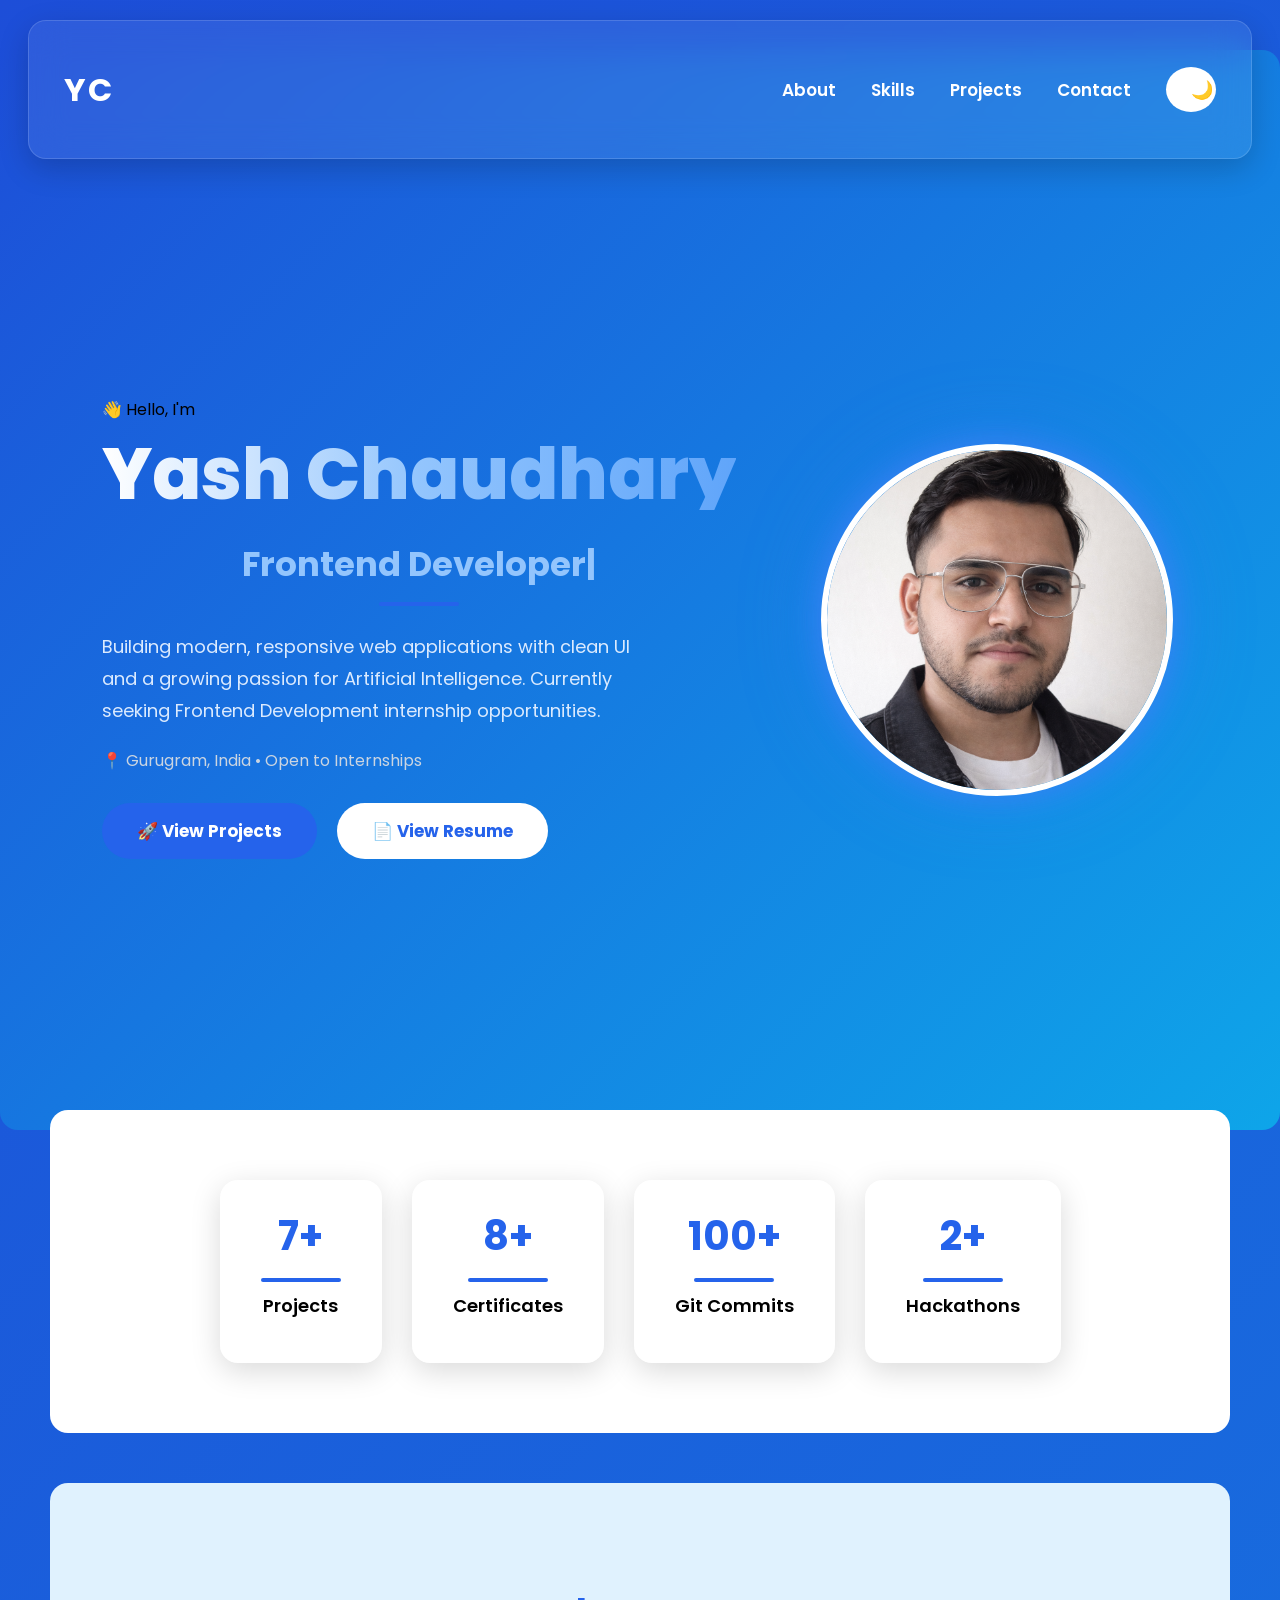
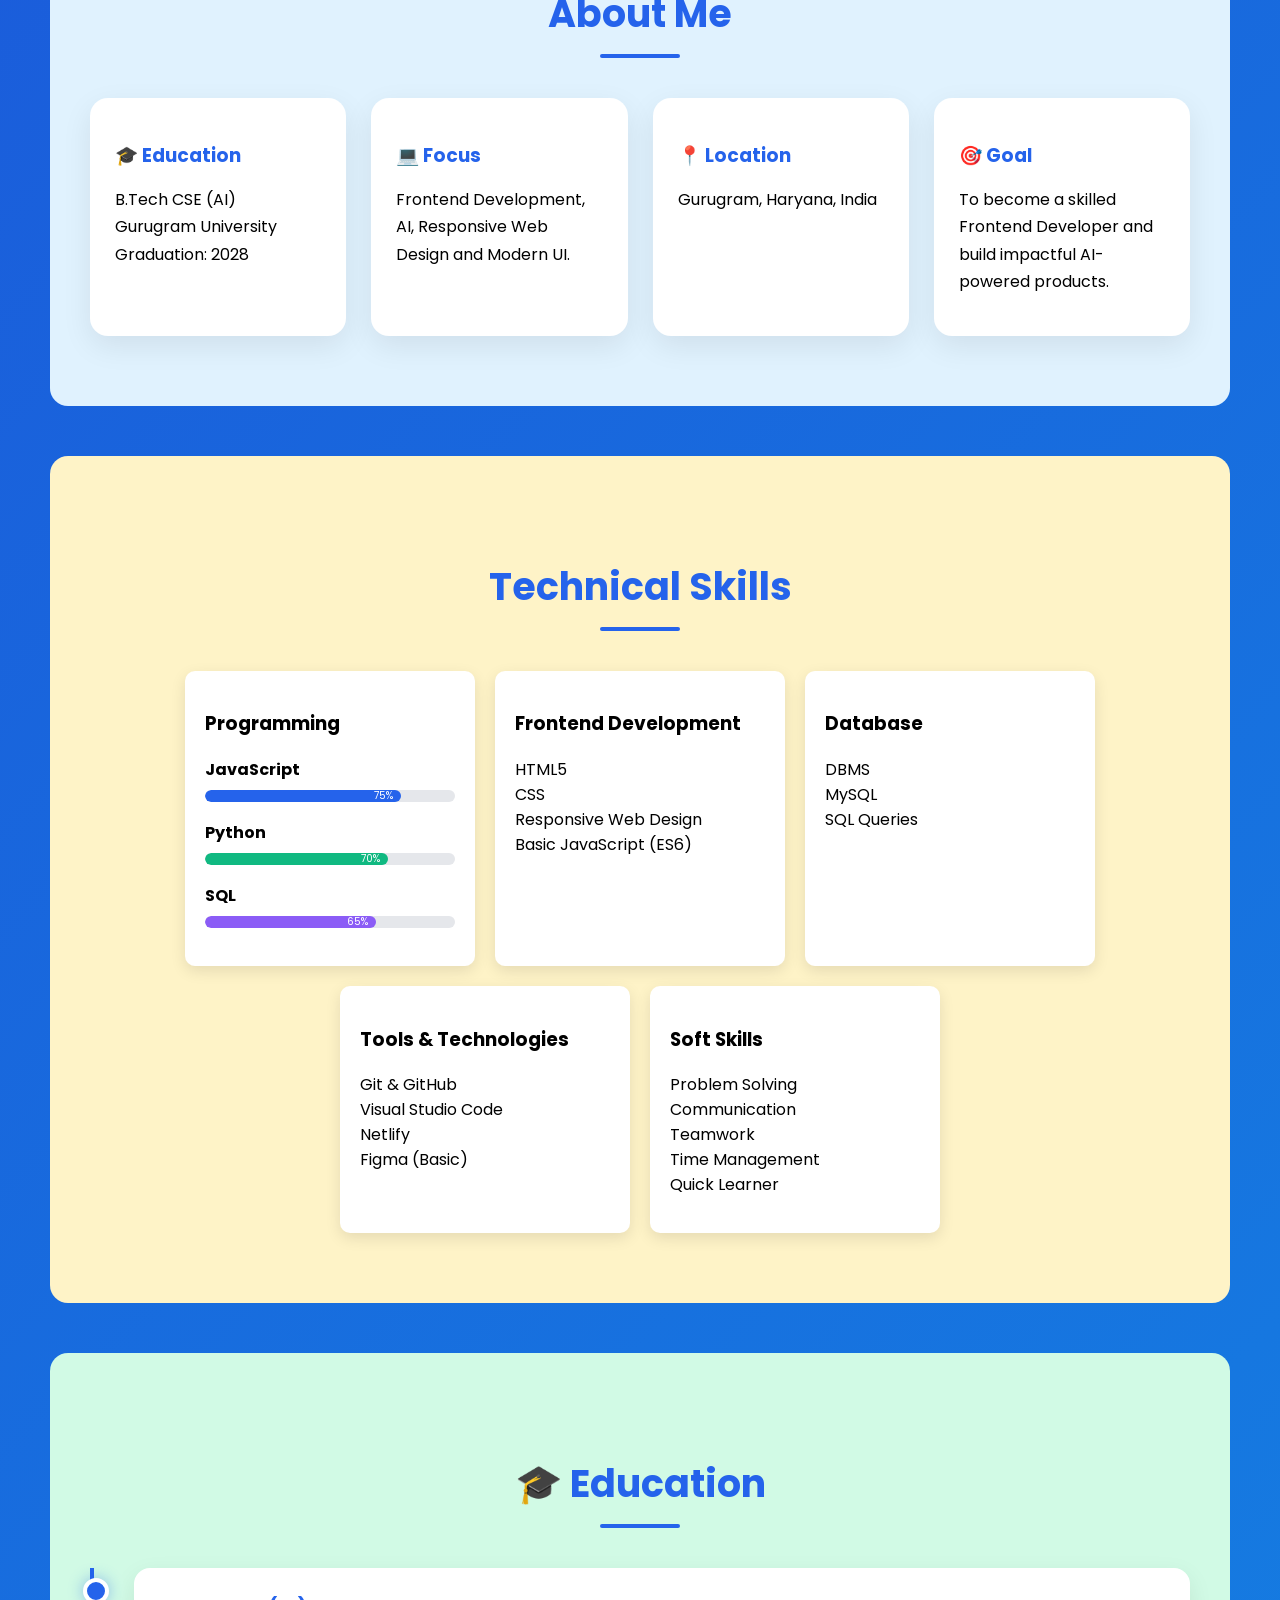
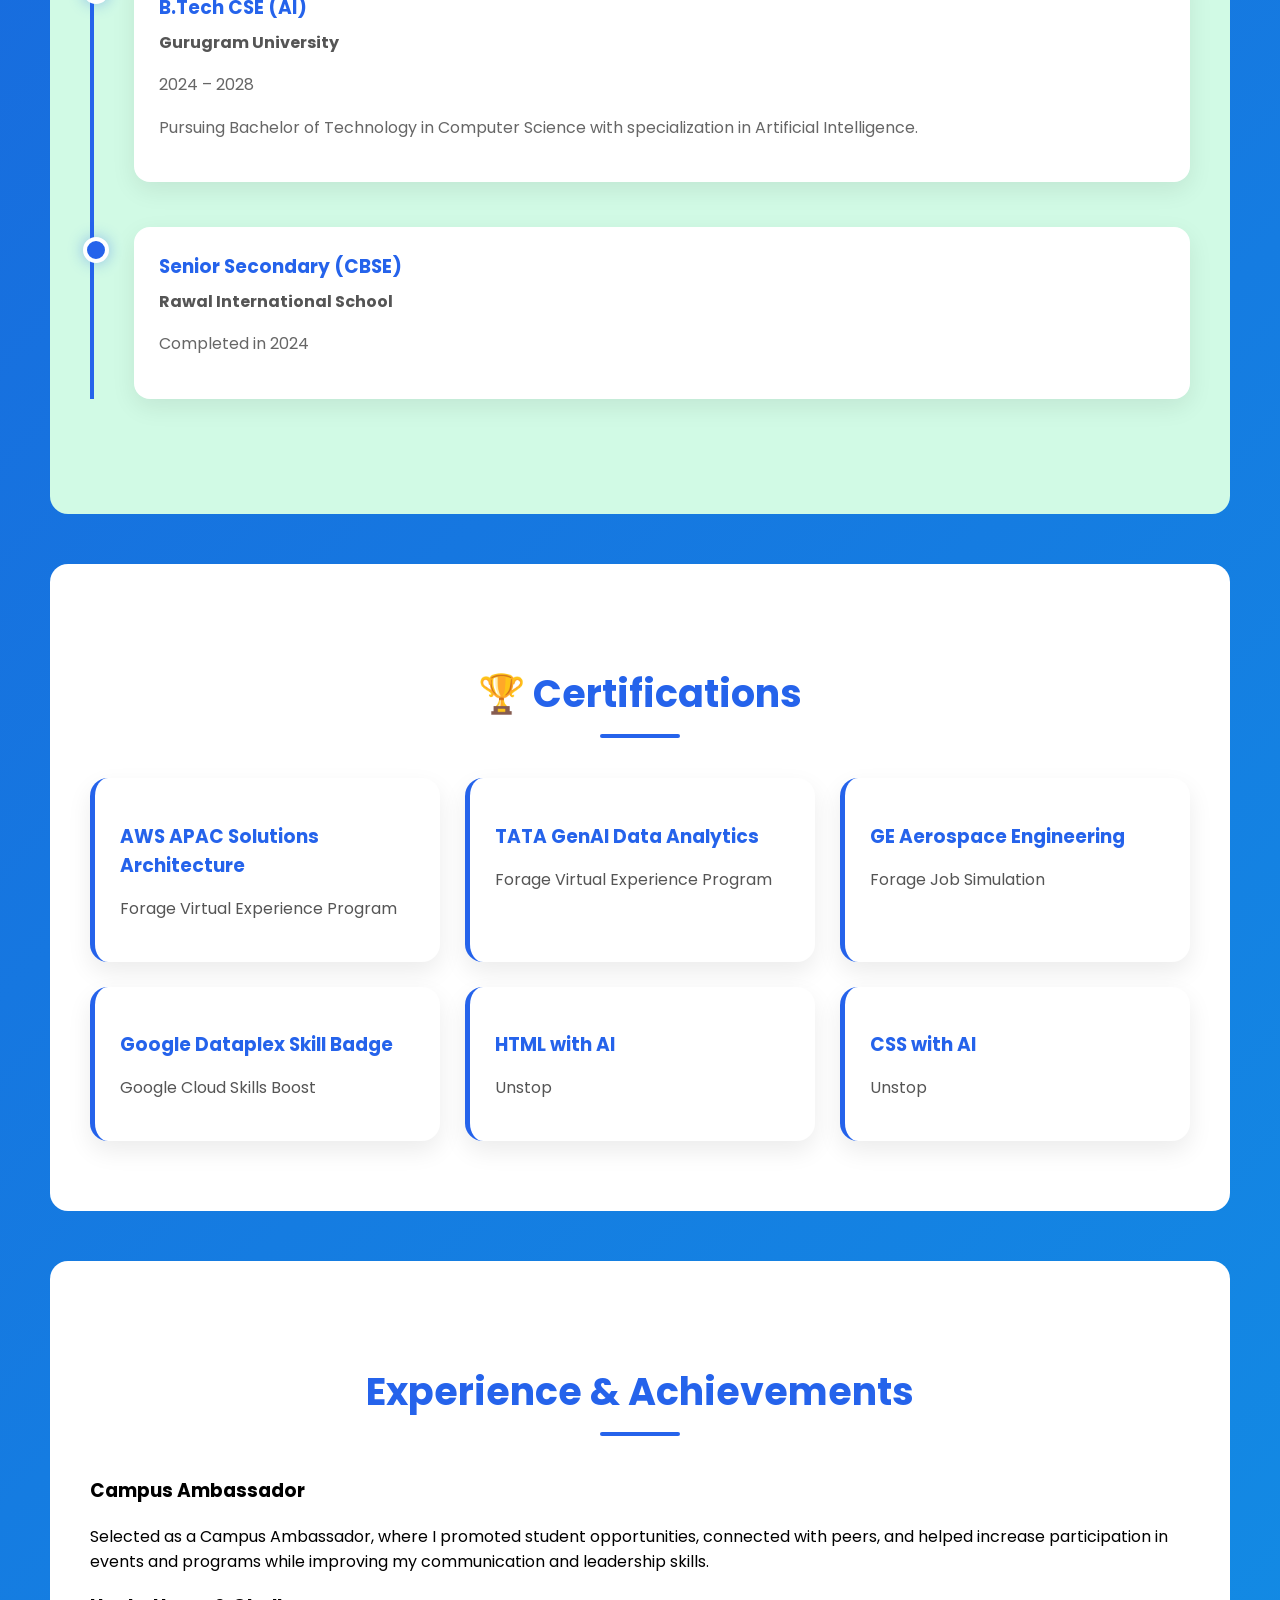
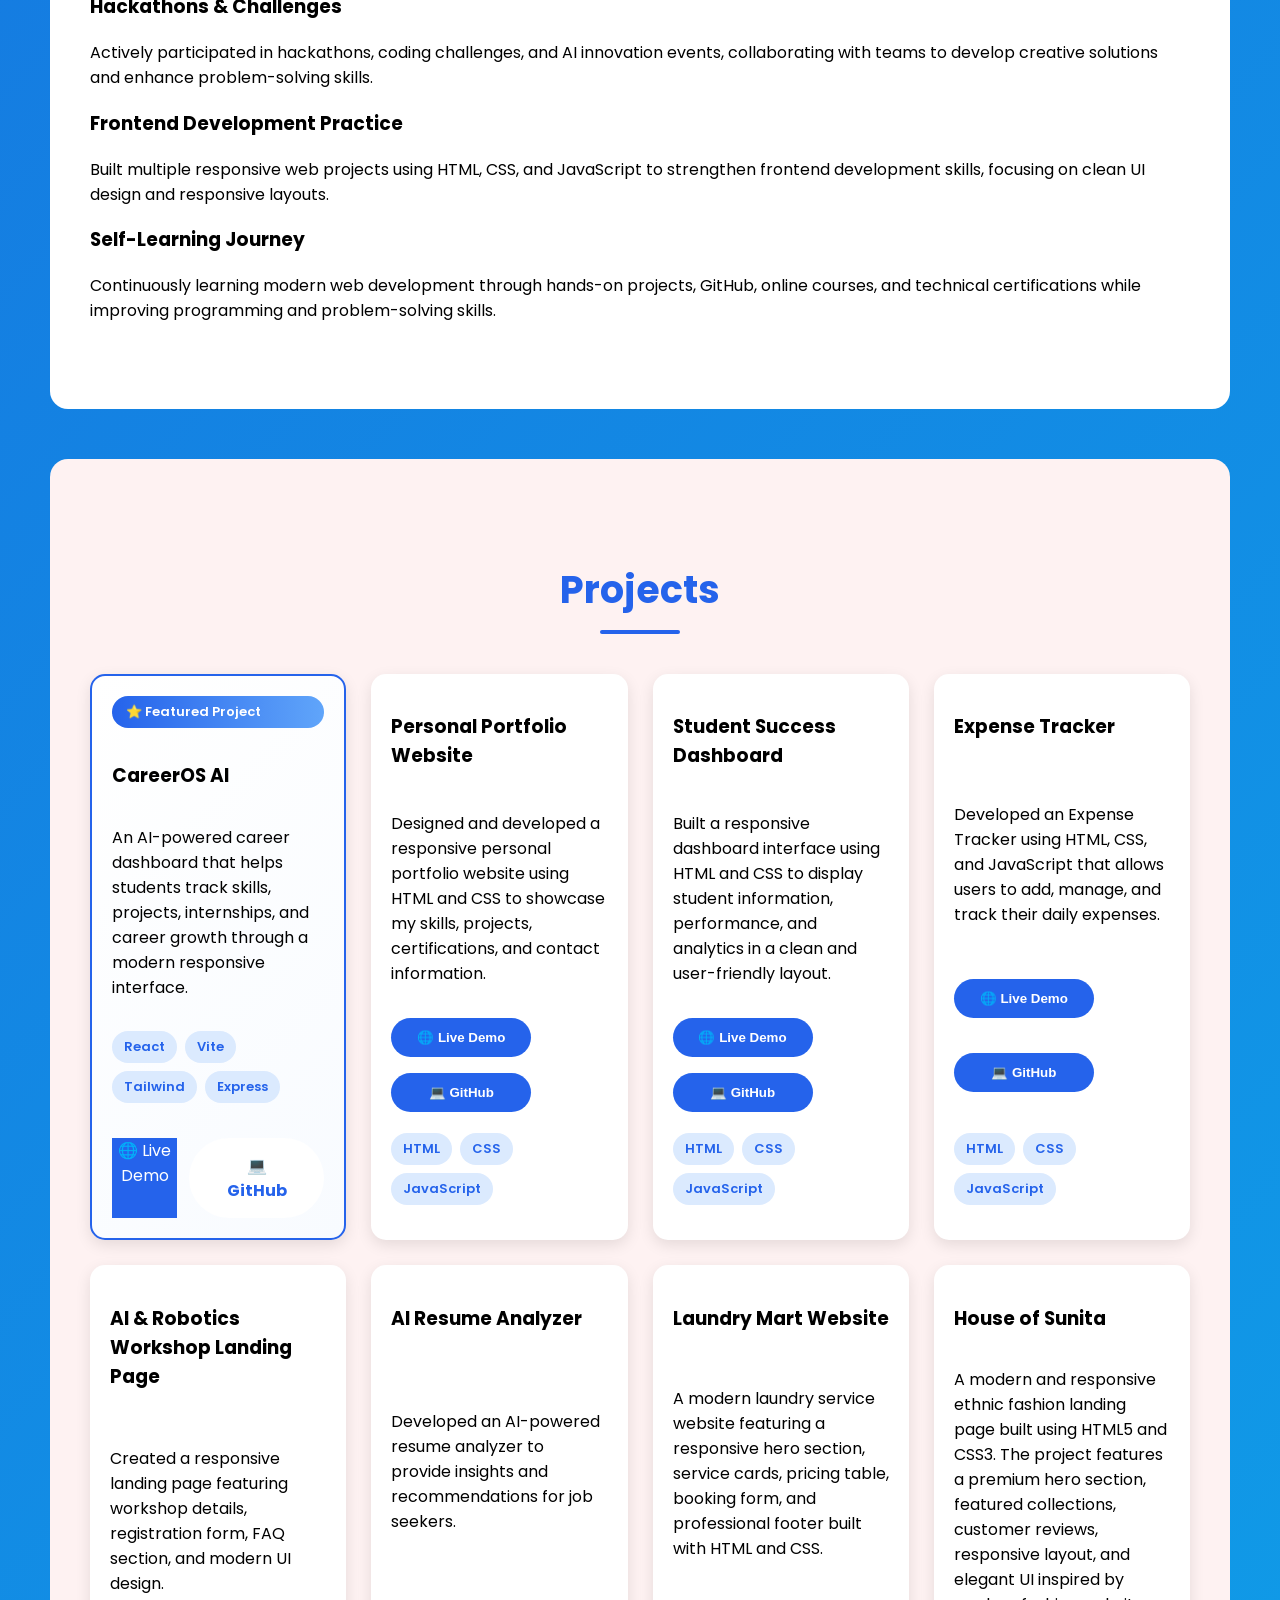
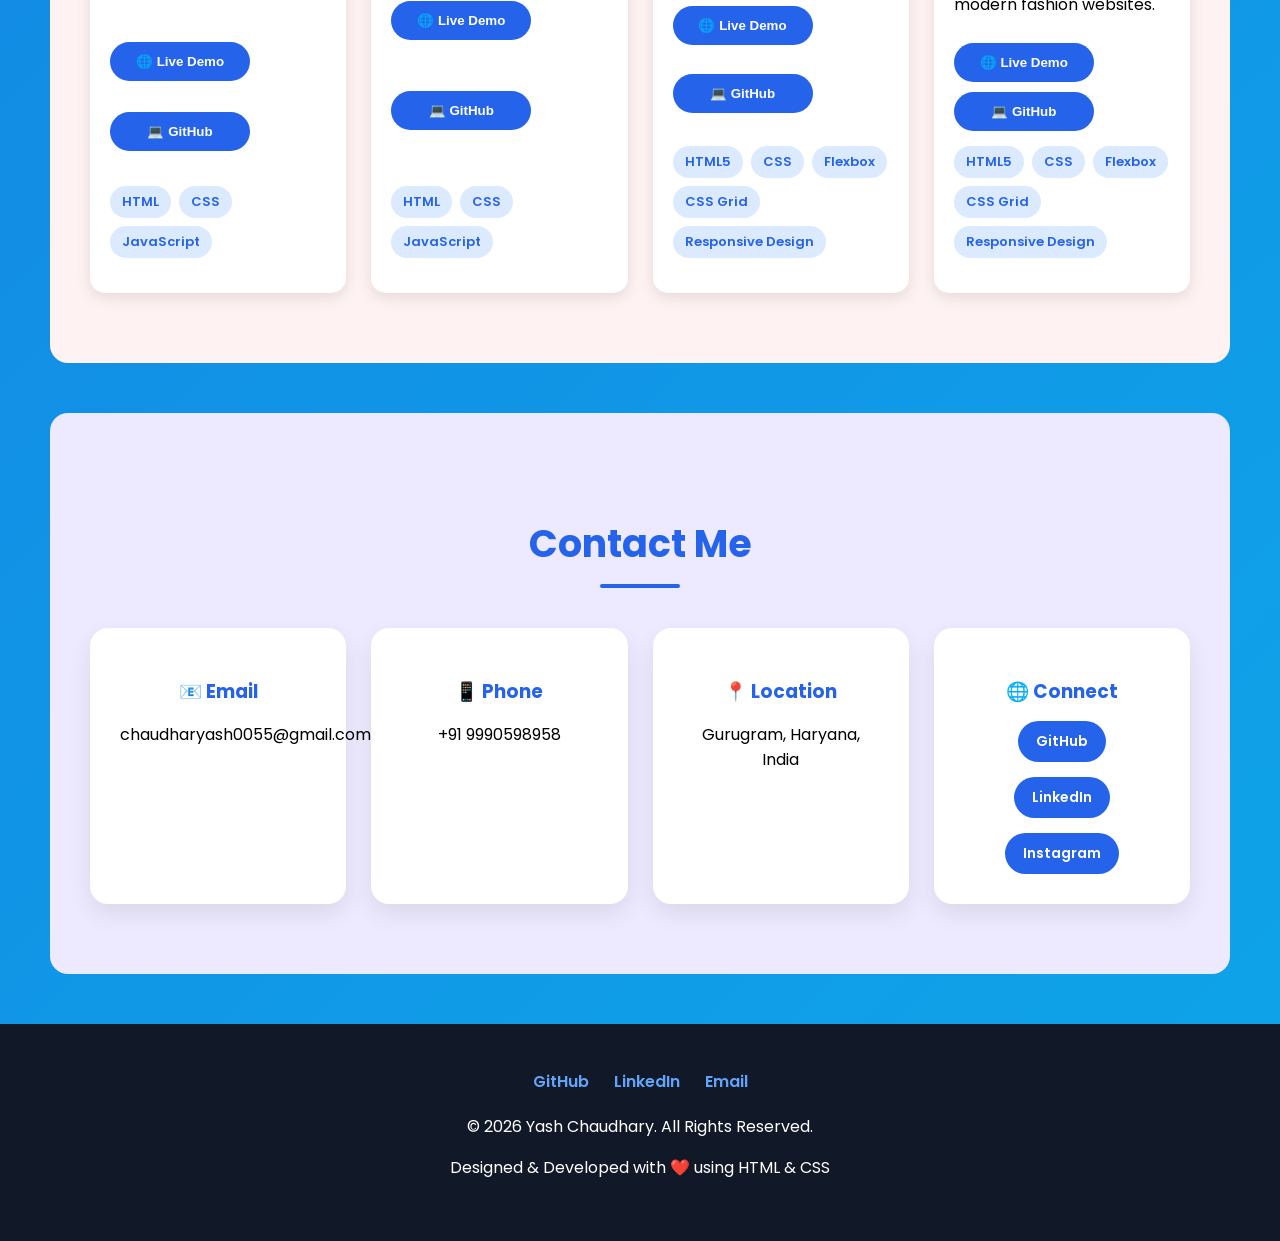
<file: index.html>
<!DOCTYPE html>
<html>
<head>
   <title>Yash Chaudhary | Portfolio</title>
   <meta charset="UTF-8">

<meta name="viewport" content="width=device-width, initial-scale=1.0">

<title>Yash Chaudhary | Frontend Developer & AI Student</title>

<meta name="description"
content="Portfolio of Yash Chaudhary, Frontend Developer and AI Student passionate about building modern, responsive web applications using HTML, CSS, JavaScript and React.">

<meta name="keywords"
content="Yash Chaudhary, Frontend Developer, Portfolio, HTML, CSS, JavaScript, React, AI Student, Gurugram">

<meta name="author"
content="Yash Chaudhary">

<meta name="robots"
content="index,follow">

<meta property="og:title"
content="Yash Chaudhary | Portfolio">

<meta property="og:description"
content="Frontend Developer | AI Student | Web Developer">

<meta property="og:type"
content="website">

<meta property="og:url"
content="https://debugwithyash.github.io/portfolio/">

<meta property="og:image"
content="images/preview.png">

<meta name="theme-color"
content="#2563eb">
<link rel="stylesheet" href="css/style.css">
<link rel="preconnect" href="https://fonts.googleapis.com">
<link rel="preconnect" href="https://fonts.gstatic.com" crossorigin>
<link href="https://fonts.googleapis.com/css2?family=Poppins:wght@300;400;500;600;700;800&display=swap" rel="stylesheet">
<link rel="stylesheet" href="https://unpkg.com/aos@2.3.4/dist/aos.css">
<link rel="icon" type="image/png" href="images/favicon.png">
</head>

<body>
    <nav>

    <h2 class="logo">YC</h2>

    <div class="menu-toggle">
        ☰
    </div>

    <div class="nav-links">

        <a href="#about">About</a>
        <a href="#skills">Skills</a>
        <a href="#projects">Projects</a>
        <a href="#contact">Contact</a>
        <button id="theme-toggle">🌙</button>

    </div>

</nav>
    <section class="hero">

    <div class="hero-text" data-aos="fade-right">
        <p> 👋 Hello, I'm</p>

        <h1>Yash Chaudhary</h1>

     <h2>
    <span class="typing"></span>
</h2>

        <p class="description">
    Building modern, responsive web applications with clean UI
    and a growing passion for Artificial Intelligence.
    Currently seeking Frontend Development internship opportunities.
</p>
<p class="hero-location">
📍 Gurugram, India • Open to Internships
</p>
       <div class="buttons">

    <a href="#projects" class="project-btn">
        🚀 View Projects
    </a>

    <a href="resume/YashChaudharyResume.pdf"
       target="_blank"
       class="resume-btn">
        📄 View Resume
    </a>
</div>
</div> 

<div class="hero-image" data-aos="fade-left">

      <img src="images/yash.png" alt="Yash Chaudhary">

    </div>

</section>

<section class="stats">

    <div class="stat-card">
        <h2>7+</h2>
        <p>Projects</p>
    </div>

    <div class="stat-card">
        <h2>8+</h2>
        <p>Certificates</p>
    </div>

    <div class="stat-card">
        <h2>100+</h2>
        <p>Git Commits</p>
    </div>

    <div class="stat-card">
        <h2>2+</h2>
        <p>Hackathons</p>
    </div>

</section>
    <section id="about" data-aos="fade-up">

    <h2>About Me</h2>

    <div class="about-container">

        <div class="about-card">
            <h3>🎓 Education</h3>
            <p>B.Tech CSE (AI)<br>Gurugram University<br>Graduation: 2028</p>
        </div>

        <div class="about-card">
            <h3>💻 Focus</h3>
            <p>Frontend Development, AI, Responsive Web Design and Modern UI.</p>
        </div>

        <div class="about-card">
            <h3>📍 Location</h3>
            <p>Gurugram, Haryana, India</p>
        </div>

        <div class="about-card">
            <h3>🎯 Goal</h3>
            <p>To become a skilled Frontend Developer and build impactful AI-powered products.</p>
        </div>

    </div>

</section>


    <section id="skills" data-aos="zoom-in">
        <h2>Technical Skills</h2>

        <div class="skills-container">

       <div class="skill-card">

    <h3>Programming</h3>

    <div class="skill">
        <span>JavaScript</span>
        <div class="progress">
            <div class="progress-bar js">75%</div>
        </div>
    </div>

    <div class="skill">
        <span>Python</span>
        <div class="progress">
            <div class="progress-bar py">70%</div>
        </div>
    </div>

    <div class="skill">
        <span>SQL</span>
        <div class="progress">
            <div class="progress-bar sql">65%</div>
        </div>
    </div>

</div>
     
<div class="skill-card">
        <h3>Frontend Development</h3>
        <ul>
            <li>HTML5</li>
            <li>CSS</li>
            <li>Responsive Web Design</li>
            <li>Basic JavaScript (ES6)</li>
        </ul>
</div>
<div class="skill-card">
        <h3>Database</h3>
        <ul>
            <li>DBMS</li>
            <li>MySQL</li>
            <li>SQL Queries</li>
            
        </ul>
</div>
<div class="skill-card">
        <h3>Tools & Technologies</h3> 
        <ul> 
            <li>Git & GitHub</li> 
            <li>Visual Studio Code</li> 
            <li>Netlify</li>
            <li>Figma (Basic)</li> 
        </ul>
</div>
<div class="skill-card">
        <h3>Soft Skills</h3> 
        <ul> 
            <li>Problem Solving</li> 
            <li>Communication</li> 
            <li>Teamwork</li> 
            <li>Time Management</li> 
            <li>Quick Learner</li> 
        </ul>  
        </div> 
    </section>  

   <section id="education" data-aos="fade-up">

    <h2>🎓 Education</h2>

    <div class="timeline">

        <div class="timeline-item">
            <div class="timeline-dot"></div>

            <div class="timeline-content">
                <h3>B.Tech CSE (AI)</h3>

                <h4>Gurugram University</h4>

                <p>2024 – 2028</p>

                <p>
                    Pursuing Bachelor of Technology in Computer Science
                    with specialization in Artificial Intelligence.
                </p>
            </div>
        </div>
        <div class="timeline-item">
            <div class="timeline-dot"></div>

            <div class="timeline-content">
                <h3>Senior Secondary (CBSE)</h3>

                <h4>Rawal International School</h4>

                <p>Completed in 2024</p>
            </div>
        </div>

    </div>

</section>
 <section id="certifications" data-aos="fade-up">

    <h2>🏆 Certifications</h2>

    <div class="cert-container">

        <div class="cert-card">
            <h3>AWS APAC Solutions Architecture</h3>
            <p>Forage Virtual Experience Program</p>
        </div>

        <div class="cert-card">
            <h3>TATA GenAI Data Analytics</h3>
            <p>Forage Virtual Experience Program</p>
        </div>

        <div class="cert-card">
            <h3>GE Aerospace Engineering</h3>
            <p>Forage Job Simulation</p>
        </div>

        <div class="cert-card">
            <h3>Google Dataplex Skill Badge</h3>
            <p>Google Cloud Skills Boost</p>
        </div>

        <div class="cert-card">
            <h3>HTML with AI</h3>
            <p>Unstop</p>
        </div>

        <div class="cert-card">
            <h3>CSS with AI</h3>
            <p>Unstop</p>
        </div>

    </div>

</section>
<section id="experience">
    <h2>Experience & Achievements</h2>

<h3>Campus Ambassador</h3>
<p>
    Selected as a Campus Ambassador, where I promoted student opportunities, connected with peers, and helped increase participation in events and programs while improving my communication and leadership skills.
</p>

<h3>Hackathons & Challenges</h3>
<p>
    Actively participated in hackathons, coding challenges, and AI innovation events, collaborating with teams to develop creative solutions and enhance problem-solving skills.
</p>

<h3>Frontend Development Practice</h3>
<p>
    Built multiple responsive web projects using HTML, CSS, and JavaScript to strengthen frontend development skills, focusing on clean UI design and responsive layouts.
</p>

<h3>Self-Learning Journey</h3>
<p>
    Continuously learning modern web development through hands-on projects, GitHub, online courses, and technical certifications while improving programming and problem-solving skills.
</p>

</section>

        
  <section id="projects" data-aos="fade-up">
    <h2>Projects</h2>

    <div class="projects-container">
<div class="project-card featured">

    <span class="project-tag">⭐ Featured Project</span>

    <h3>CareerOS AI</h3>

    <p>
        An AI-powered career dashboard that helps students track
        skills, projects, internships, and career growth through
        a modern responsive interface.
    </p>

    <div class="tech-stack">
        <span>React</span>
        <span>Vite</span>
        <span>Tailwind</span>
        <span>Express</span>
    </div>

    <div class="project-buttons">
        <a href="https://careeros-ai.netlify.app/" target="_blank" class="project-btn">🌐 Live Demo</a>

        <a href="https://github.com/debugwithyash/careeros-ai" target="_blank" class="resume-btn">💻 GitHub</a>
    </div>
</div>

        <div class="project-card">
            <h3>Personal Portfolio Website</h3>
            <p>
            Designed and developed a responsive personal portfolio website using HTML and CSS to showcase my skills, projects, certifications, and contact information.
            </p>
            <a href="https://yashhchaudharyportfolio.netlify.app/" target="_blank">
                <button>🌐 Live Demo</button>
            </a>

            <a href="https://debugwithyash.github.io/portfolio/" target="_blank">
                <button>💻 GitHub</button>
            </a>
              <div class="tech-stack">
    <span>HTML</span>
    <span>CSS</span>
    <span>JavaScript</span>
</div>
        </div>
      

        <div class="project-card">
            <h3>Student Success Dashboard</h3>
            <p>
            Built a responsive dashboard interface using HTML and CSS to display student information, performance, and analytics in a clean and user-friendly layout.
            </p>
            <a href="https://studentsuccessdashboard.netlify.app/" target="_blank">
                <button>🌐 Live Demo</button>
            </a>

            <a href=" https://debugwithyash.github.io/STUDENT-SUCCESS-DASHBOARD/" target="_blank">
                <button>💻 GitHub</button>
            </a>
              <div class="tech-stack">
    <span>HTML</span>
    <span>CSS</span>
    <span>JavaScript</span>
</div>
        </div>
        
        <div class="project-card">
            <h3>Expense Tracker</h3>
            <p>
            Developed an Expense Tracker using HTML, CSS, and JavaScript that allows users to add, manage, and track their daily expenses.
            </p>
            <a href="https://expensivestracker.netlify.app/" target="_blank">
                <button>🌐 Live Demo</button>
            </a>

            <a href="https://debugwithyash.github.io/expense-tracker/" target="_blank">
                <button>💻 GitHub</button>
            </a>
              <div class="tech-stack">
    <span>HTML</span>
    <span>CSS</span>
    <span>JavaScript</span>
</div>
        </div>
        

        <div class="project-card">
            <h3>AI & Robotics Workshop Landing Page</h3>
            <p>
            Created a responsive landing page featuring workshop details, registration form, FAQ section, and modern UI design.
            </p>
            <a href="https://airoboticworkshop.netlify.app/" target="_blank">
                <button>🌐 Live Demo</button>
            </a>
            <a href="https://debugwithyash.github.io/ai-robotics-workshop/" target="_blank">
                <button>💻 GitHub</button>
            </a>
              <div class="tech-stack">
    <span>HTML</span>
    <span>CSS</span>
    <span>JavaScript</span>
</div>
        </div>
      

        <div class="project-card">
            <h3>AI Resume Analyzer</h3>
            <p>
            Developed an AI-powered resume analyzer to provide insights and recommendations for job seekers.
            </p>

            <a href="https://airesume-analyz.netlify.app/" target="_blank">
                <button>🌐 Live Demo</button>
            </a>
            <a href="https://debugwithyash.github.io/AI-RESUME-ANALYZER/" target="_blank">
                <button>💻 GitHub</button>
            </a>
              <div class="tech-stack">
    <span>HTML</span>
    <span>CSS</span>
    <span>JavaScript</span>
</div>
        </div>

        <div class="project-card">
            <h3>Laundry Mart Website</h3>
            <p>
              A modern laundry service website featuring a responsive hero section, service cards, pricing table, booking form, and professional footer built with HTML and CSS.
            </p>
            <a href="https://debugwithyash.github.io/laundry-mart/" target="_blank">
                <button>🌐 Live Demo</button>
            </a>
            <a href="https://debugwithyash.github.io/laundry-mart/" target="_blank">
                <button>💻 GitHub</button>
            </a>
            <div class="tech-stack">
                <span>HTML5</span>
                <span>CSS</span>
                <span>Flexbox</span>
                <span>CSS Grid</span>
                <span>Responsive Design</span>
            </div>
            </div>

            <div class="project-card">
            <h3>House of Sunita</h3>
            <p>
               A modern and responsive ethnic fashion landing page built using HTML5 and CSS3. The project features a premium hero section, featured collections, customer reviews, responsive layout, and elegant UI inspired by modern fashion websites.
            </p>

            <a href=" https://debugwithyash.github.io/house-of-sunita/" target="_blank">
                <button>🌐 Live Demo</button>
            </a>
            <a href=" https://debugwithyash.github.io/house-of-sunita/" target="_blank">
                <button>💻 GitHub</button>
            </a>
            <div class="tech-stack">
                <span>HTML5</span>
                <span>CSS</span>
                <span>Flexbox</span>
                <span>CSS Grid</span>
                <span>Responsive Design</span>
            </div>
            </div>    

    </div>
</section>

<section id="contact" data-aos="fade-up">

<h2>Contact Me</h2>

<div class="contact-container">

<div class="contact-card">

<h3>📧 Email</h3>

<p>chaudharyash0055@gmail.com</p>

</div>

<div class="contact-card">

<h3>📱 Phone</h3>

<p>+91 9990598958</p>

</div>

<div class="contact-card">

<h3>📍 Location</h3>

<p>Gurugram, Haryana, India</p>

</div>

<div class="contact-card">

<h3>🌐 Connect</h3>

<div class="social-links">

<a href="https://github.com/debugwithyash" target="_blank">GitHub</a>

<a href="https://www.linkedin.com/in/yash-chaudhary-325814329/" target="_blank">LinkedIn</a>

<a href="https://www.instagram.com/debug.withyash?igsh=a2U2ZnBvNm53YTBq" target="_blank">Instagram</a>

</div>

</div>

</div>

</section>

<footer>

<div class="footer-links">

<a href="https://github.com/debugwithyash" target="_blank">GitHub</a>

<a href="https://www.linkedin.com/in/yash-chaudhary-325814329/" target="_blank">LinkedIn</a>

<a href="mailto:chaudharyyash0055@gmail.com">Email</a>

</div>

<p>© 2026 Yash Chaudhary. All Rights Reserved.</p>

<p>Designed & Developed with ❤️ using HTML & CSS</p>

</footer>
<script src="js/script.js"></script>
<script src="https://unpkg.com/aos@2.3.4/dist/aos.js"></script>

<script>
AOS.init({
    duration:1000,
    once:true
});
</script>
</body>
</html>
</file>
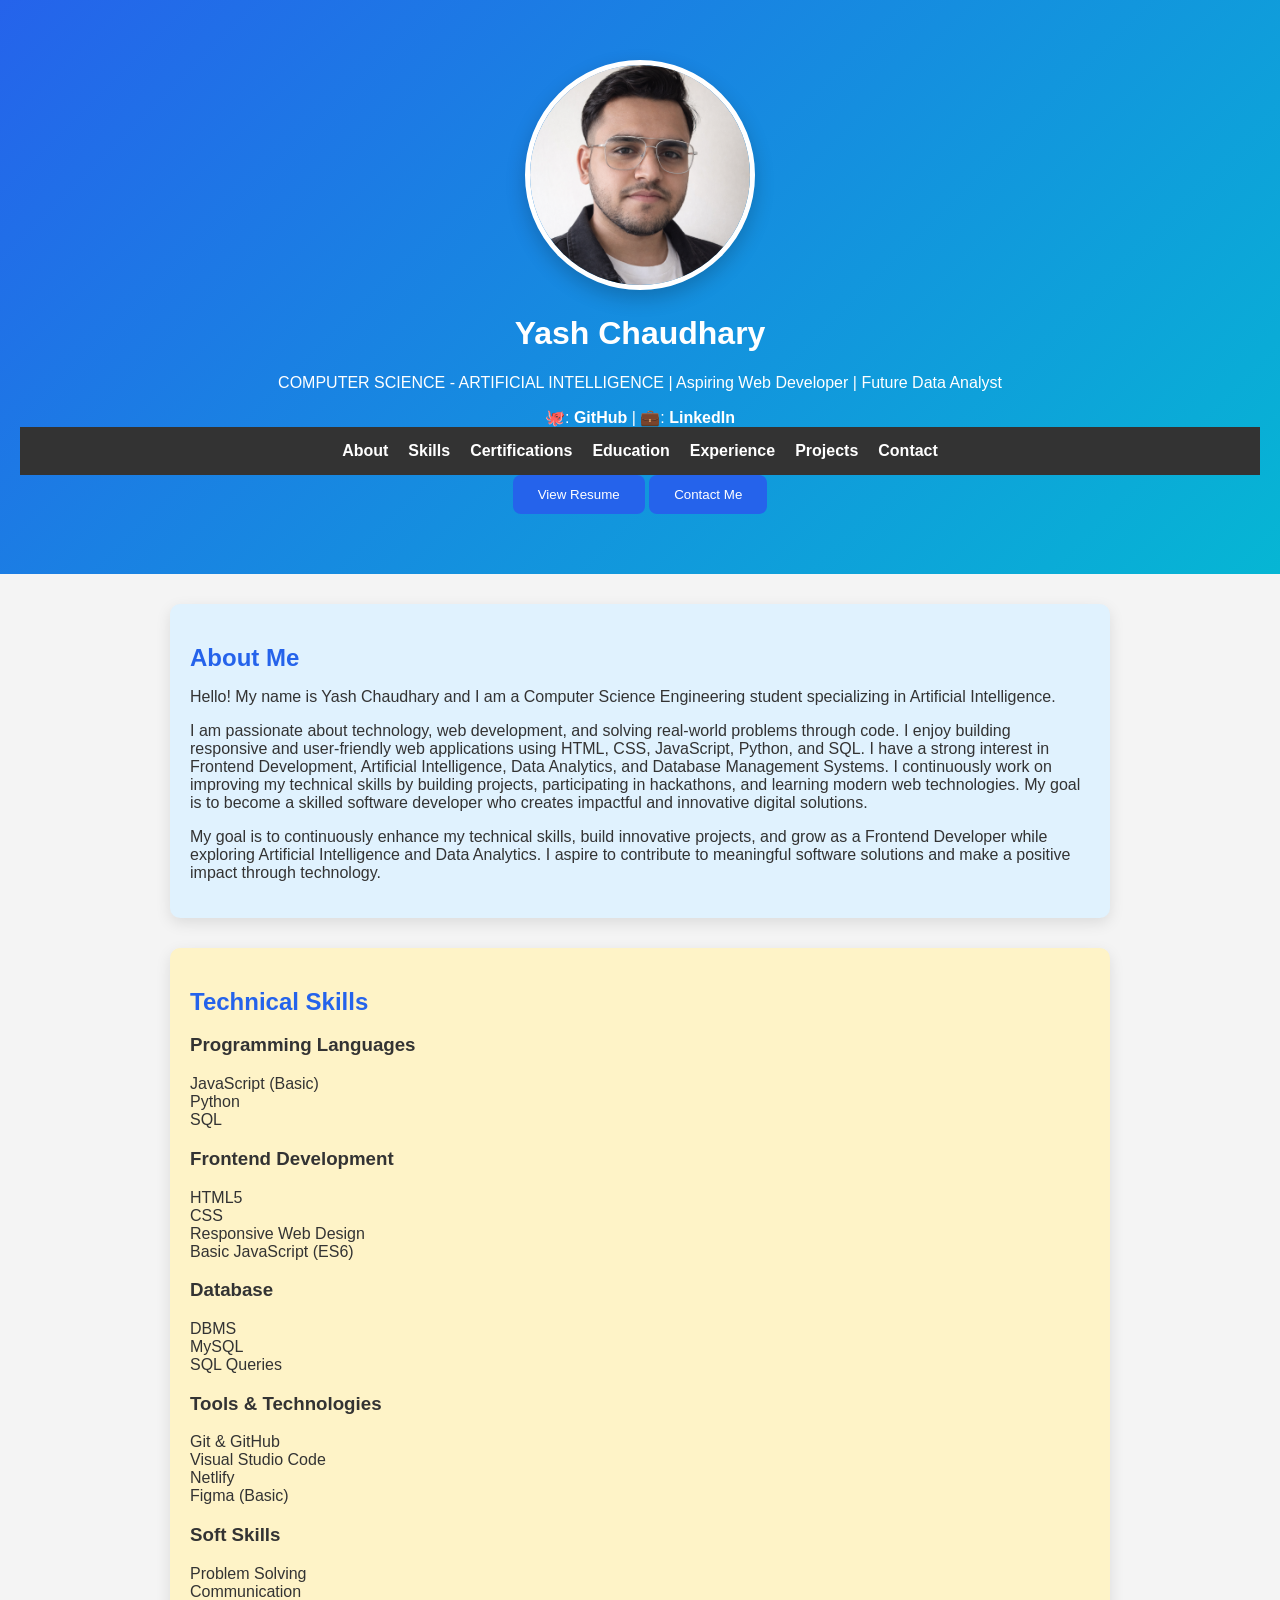
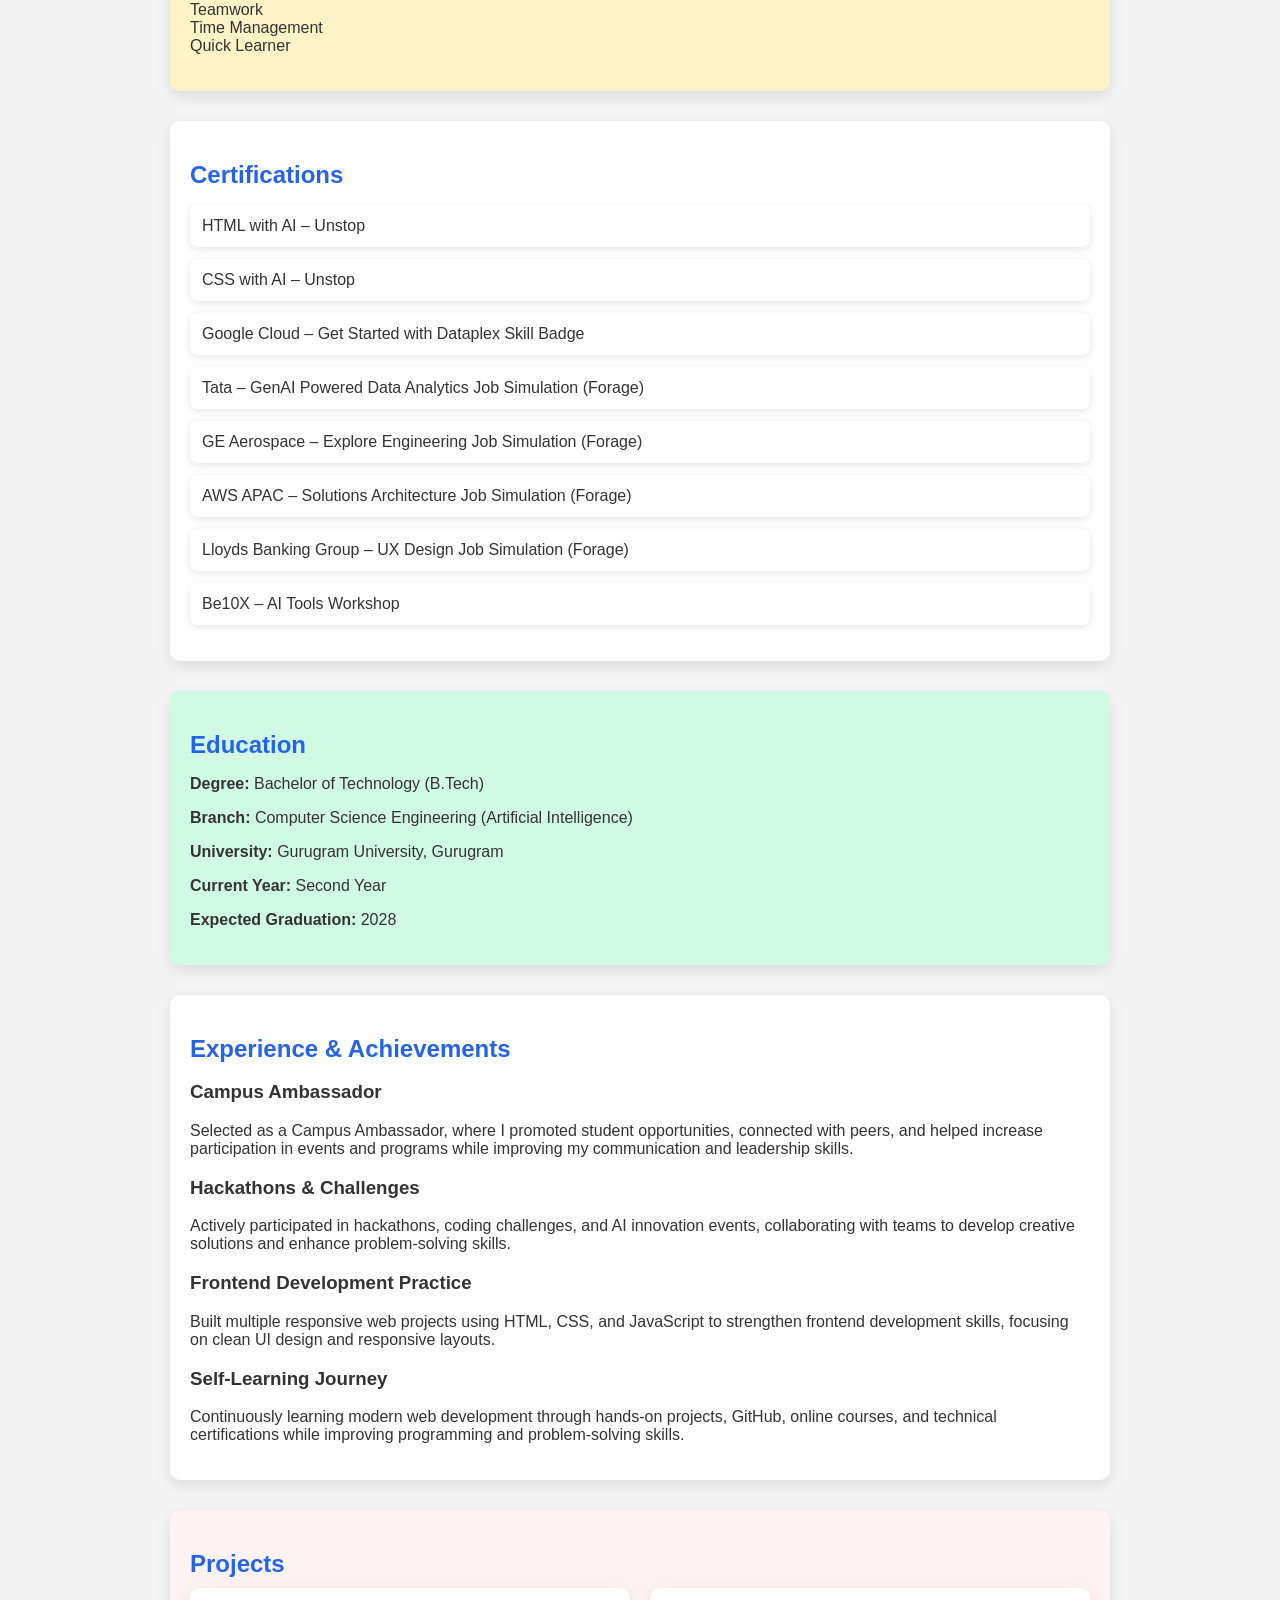
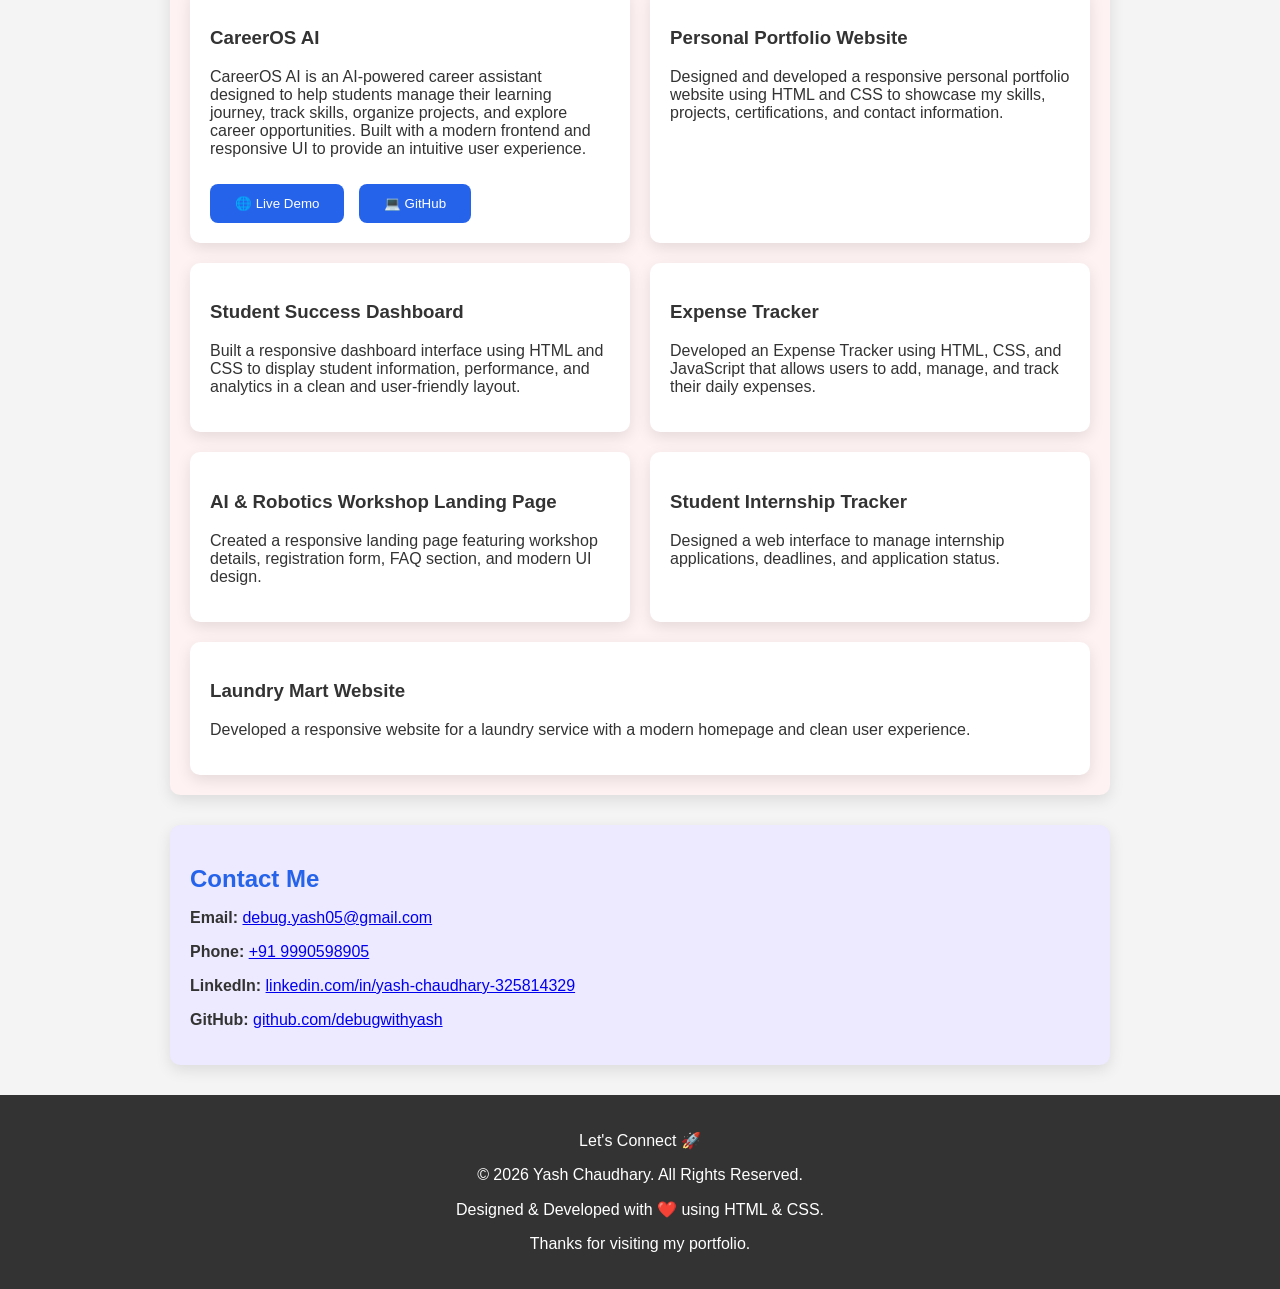
<file: day1.html>
<!DOCTYPE html>
<html>
<head>
   <title>Yash Chaudhary | Portfolio</title>
   <meta charset="UTF-8">
   <meta name="viewport" content="width=device-width, initial-scale=1.0">
</head>
<style>
    html{
    scroll-behavior:smooth;
   }
   img{
    width:220px;
    height:220px;
    border-radius:50%;
    object-fit:cover;
    object-position:center 15%;
    border:5px solid white;
    box-shadow:0 8px 20px rgba(0,0,0,.2);
}
    body{
        margin:0;
        padding:0;
        font-family: Arial, sans-serif;
        background:#f4f4f4;
        color:#333;
    }
    nav{
        background:#333;
       display:flex;
        justify-content:center;
        gap:20px;
        padding:15px;
        align-items:center;

        position:sticky;
        top:0;
        z-index:1000;
    }
    nav a{
        color:white;
        text-decoration:none;
        font-weight:bold;
    }
    nav a:hover{
        color:yellow;
    }
    header{
    text-align:center;
    padding:60px 20px;
    background:linear-gradient(135deg,#2563eb,#06b6d4);
    color:white;
}
header a{
    color:white;
    text-decoration:none;
    font-weight:bold;
}

header a:hover{
    color:#ffd54f;
}
    section{
        padding:20px;
        max-width:900px;
        margin:30px auto;
        background:white;
        border-radius:10px;
        box-shadow:0 5px 15px rgba(0,0,0,.1);
    }
    h2{
        color:#2563eb;
        margin-bottom:10px;
    }  
    button{
    background:#2563eb;
    color:white;
    border:none;
    padding:12px 25px;
    border-radius:8px;
    cursor:pointer;
    transition:.3s;
}


button:hover{
    background:#1d4ed8;
    transform:translateY(-3px);
}
    section:hover{
        transform:translateY(-5px);
        box-shadow:0 10px 20px rgba(0,0,0,.2);
    }
    section{
        transition:.3s;     
}
    
     ul{
    list-style:none;
    padding:0;
    }
    footer{
    background:#333;
    color:white;
    text-align:center;
    padding:20px;
    }
    #about
{
        background:#e0f2fe;
    }
    #skills{
        background:#fef3c7;
    }
    #education{
        background:#d1fae5;
    }
    #projects{
        background:#fef2f2;
    }
    #contact{
        background:#ede9fe;
    }
   #certifications li{
    background:#fff;
    padding:12px;
    margin-bottom:12px;
    border-radius:8px;
    box-shadow:0 2px 8px rgba(0,0,0,.1);
}
    .projects-container{
    display:flex;
    flex-wrap:wrap;
    gap:20px;
    justify-content:center;
}

.project-card{
    flex:1 1 280px;
    background:white;
    padding:20px;
    border-radius:10px;
    box-shadow:0 5px 15px rgba(0,0,0,.1);
    transition:.3s;
}

.project-card:hover{
    transform:translateY(-8px);
    box-shadow:0 10px 25px rgba(0,0,0,.2);
}
.project-card a{
    text-decoration:none;
}

.project-card button{
    margin-top:10px;
    margin-right:10px;
}
</style>
<body>
    <header>
        <img src="yash.png" alt="Yash Chaudhary">
        <h1>Yash Chaudhary</h1>
        <p>COMPUTER SCIENCE - ARTIFICIAL INTELLIGENCE | Aspiring Web Developer | Future Data Analyst</p>
        🐙: <a href="https://github.com/debugwithyash">GitHub</a> | 💼: <a href="https://www.linkedin.com/in/yash-chaudhary-325814329/">LinkedIn</a>
        <nav>
            <a href="#about">About</a> 
            <a href="#skills">Skills</a> 
            <a href="#certifications">Certifications</a> 
            <a href="#education">Education</a> 
            <a href="#experience">Experience</a> 
            <a href="#projects">Projects</a> 
            <a href="#contact">Contact</a>
        </nav>
        <a href="YashChaudharyResume.pdf" download>
        <button>View Resume</button>
        <a href="#contact">
    <button>Contact Me</button>
</a>
        </a>
    </header>

    <section id="about">
        <h2>About Me</h2>
        <p>
            Hello! My name is Yash Chaudhary and I am a Computer Science Engineering
            student specializing in Artificial Intelligence.
        </p>

        <p>
            I am passionate about technology, web development, and solving real-world problems through code. 
            I enjoy building responsive and user-friendly web applications using HTML, CSS, JavaScript, Python, and SQL.
             I have a strong interest in Frontend Development, Artificial Intelligence, Data Analytics, and Database Management Systems. 
             I continuously work on improving my technical skills by building projects, participating in hackathons, and learning modern web technologies. 
             My goal is to become a skilled software developer who creates impactful and innovative digital solutions.

        </p>

        <p>
            My goal is to continuously enhance my technical skills, build innovative projects, and grow as a Frontend Developer while exploring Artificial Intelligence and Data Analytics.
             I aspire to contribute to meaningful software solutions and make a positive impact through technology.

        </p>
    </section>


    <section id="skills">
        <h2>Technical Skills</h2>

        <h3>Programming Languages</h3>
        <ul>
            <li>JavaScript (Basic)</li>
            <li>Python</li>
            <li>SQL</li>
        </ul>

        <h3>Frontend Development</h3>
        <ul>
            <li>HTML5</li>
            <li>CSS</li>
            <li>Responsive Web Design</li>
            <li>Basic JavaScript (ES6)</li>
        </ul>

        <h3>Database</h3>
        <ul>
            <li>DBMS</li>
            <li>MySQL</li>
            <li>SQL Queries</li>
            
        </ul>
        <h3>Tools & Technologies</h3> 
        <ul> 
            <li>Git & GitHub</li> 
            <li>Visual Studio Code</li> 
            <li>Netlify</li>
            <li>Figma (Basic)</li> 
        </ul>
        <h3>Soft Skills</h3> 
        <ul> 
            <li>Problem Solving</li> 
            <li>Communication</li> 
            <li>Teamwork</li> 
            <li>Time Management</li> 
            <li>Quick Learner</li> 
        </ul>   
    </section>  

     <section id="certifications">
        <h2>Certifications</h2>
        <ul>
       <li>HTML with AI – Unstop</li> 
       <li>CSS with AI – Unstop</li> 
       <li>Google Cloud – Get Started with Dataplex Skill Badge</li>
        <li>Tata – GenAI Powered Data Analytics Job Simulation (Forage)</li>
         <li>GE Aerospace – Explore Engineering Job Simulation (Forage)</li> 
         <li>AWS APAC – Solutions Architecture Job Simulation (Forage)</li> 
         <li>Lloyds Banking Group – UX Design Job Simulation (Forage)</li> 
         <li>Be10X – AI Tools Workshop</li>     
        </ul>
     </section>

    <section id="education">
        <h2>Education</h2>

        <p><strong>Degree:</strong> Bachelor of Technology (B.Tech)</p> 
        <p><strong>Branch:</strong> Computer Science Engineering (Artificial Intelligence)</p> 
        <p><strong>University:</strong> Gurugram University, Gurugram</p> 
        <p><strong>Current Year:</strong> Second Year</p> 
        <p><strong>Expected Graduation:</strong> 2028</p>

    </section>
<section id="experience">
    <h2>Experience & Achievements</h2>

<h3>Campus Ambassador</h3>
<p>
    Selected as a Campus Ambassador, where I promoted student opportunities, connected with peers, and helped increase participation in events and programs while improving my communication and leadership skills.
</p>

<h3>Hackathons & Challenges</h3>
<p>
    Actively participated in hackathons, coding challenges, and AI innovation events, collaborating with teams to develop creative solutions and enhance problem-solving skills.
</p>

<h3>Frontend Development Practice</h3>
<p>
    Built multiple responsive web projects using HTML, CSS, and JavaScript to strengthen frontend development skills, focusing on clean UI design and responsive layouts.
</p>

<h3>Self-Learning Journey</h3>
<p>
    Continuously learning modern web development through hands-on projects, GitHub, online courses, and technical certifications while improving programming and problem-solving skills.
</p>

</section>

        
  <section id="projects">
    <h2>Projects</h2>

    <div class="projects-container">
<div class="project-card">
    <h3>CareerOS AI</h3>
    <p>
        CareerOS AI is an AI-powered career assistant designed to help students manage their learning journey, track skills, organize projects, and explore career opportunities. Built with a modern frontend and responsive UI to provide an intuitive user experience.
    </p>
    <a href="https://careeros-ai.netlify.app/" target="_blank">
    <button>🌐 Live Demo</button>
</a>

<a href="https://github.com/debugwithyash/careeros-ai" target="_blank">
    <button>💻 GitHub</button>
</a>
</div>
        <div class="project-card">
            <h3>Personal Portfolio Website</h3>
            <p>
                Designed and developed a responsive personal portfolio website using HTML and CSS to showcase my skills, projects, certifications, and contact information.
            </p>
        </div>

        <div class="project-card">
            <h3>Student Success Dashboard</h3>
            <p>
                Built a responsive dashboard interface using HTML and CSS to display student information, performance, and analytics in a clean and user-friendly layout.
            </p>
        </div>

        <div class="project-card">
            <h3>Expense Tracker</h3>
            <p>
                Developed an Expense Tracker using HTML, CSS, and JavaScript that allows users to add, manage, and track their daily expenses.
            </p>
        </div>

        <div class="project-card">
            <h3>AI & Robotics Workshop Landing Page</h3>
            <p>
                Created a responsive landing page featuring workshop details, registration form, FAQ section, and modern UI design.
            </p>
        </div>

        <div class="project-card">
            <h3>Student Internship Tracker</h3>
            <p>
                Designed a web interface to manage internship applications, deadlines, and application status.
            </p>
        </div>

        <div class="project-card">
            <h3>Laundry Mart Website</h3>
            <p>
                Developed a responsive website for a laundry service with a modern homepage and clean user experience.
            </p>
        </div>

    </div>
</section>

<section id="contact">
    <h2>Contact Me</h2>

<p><strong>Email:</strong> <a href="mailto:debug.yash05@gmail.com">debug.yash05@gmail.com</a></p>

<p><strong>Phone:</strong> <a href="tel:+919990598905">+91 9990598905</a></p>

<p><strong>LinkedIn:</strong> 
    <a href="https://www.linkedin.com/in/yash-chaudhary-325814329/" target="_blank">
        linkedin.com/in/yash-chaudhary-325814329
    </a>
</p>

<p><strong>GitHub:</strong> 
    <a href="https://github.com/debugwithyash" target="_blank">
        github.com/debugwithyash
    </a>
</p>

</section>

<footer>
    <p>Let's Connect 🚀</p>
    <p>© 2026 Yash Chaudhary. All Rights Reserved.</p>
    <p>Designed & Developed with ❤️ using HTML & CSS.</p>
    <p>Thanks for visiting my portfolio.</p>
</footer>

</body>
</html>
</file>
<file: css/style.css>
<style>
    html{
    scroll-behavior:smooth;
   }
   img{
    width:220px;
    height:220px;
    border-radius:50%;
    object-fit:cover;
    object-position:center 15%;
    border:5px solid white;
    box-shadow:0 8px 20px rgba(0,0,0,.2);
}
    body{
    margin:0;
    padding:0;
    font-family:"Poppins",sans-serif;
    background:linear-gradient(135deg,#1d4ed8,#0ea5e9);
    }
   nav{
    position:fixed;
    top:20px;
    left:50%;
    transform:translateX(-50%);

    width:90%;
    max-width:1200px;

    display:flex;
    justify-content:space-between;
    align-items:center;

    padding:18px 35px;

    background:rgba(255,255,255,.08);

    backdrop-filter:blur(18px);

    border:1px solid rgba(255,255,255,.15);

    border-radius:18px;

    box-shadow:0 10px 30px rgba(0,0,0,.18);

    z-index:1000;
}

.nav-links{

display:flex;

gap:35px;

align-items:center;

}
.logo{

font-size:32px;

font-weight:800;

color:white;

letter-spacing:2px;

cursor:pointer;

transition:.3s;

}

.logo:hover{

color:#60a5fa;

}
.menu-toggle{

display:none;

font-size:30px;

color:white;

cursor:pointer;

}
nav a{

position:relative;

color:white;

font-size:17px;

font-weight:600;

text-decoration:none;

transition:.3s;

}
nav a::after{

content:"";

position:absolute;

left:0;

bottom:-6px;

width:0;

height:2px;

background:#60a5fa;

transition:.3s;

}

nav a:hover::after{

width:100%;

}
nav a:hover{

color:#60a5fa;

}
    header{
    text-align:center;
    padding:60px 20px;
    background:linear-gradient(135deg,#2563eb,#06b6d4);
    color:white;
}
header a{
    color:white;
    text-decoration:none;
    font-weight:bold;
}

header a:hover{
    color:#ffd54f;
}
   section{

padding:70px 40px;

max-width:1100px;

margin:50px auto;

background:white;

border-radius:18px;

}
    section h2{

font-size:38px;

font-weight:700;

text-align:center;

margin-bottom:40px;

position:relative;

color:#2563eb;

}

section h2::after{

content:"";

display:block;

width:80px;

height:4px;

background:#2563eb;

margin:12px auto 0;

border-radius:10px;

}  
    button{
    background:#2563eb;
    color:white;
    border:none;
    padding:12px 25px;
    border-radius:8px;
    cursor:pointer;
    transition:.3s;
}

button:hover{
    background:#1d4ed8;
    transform:translateY(-3px);
}
.buttons a{
    text-decoration:none;
    display:inline-flex;
    align-items:center;
    justify-content:center;

    padding:15px 35px;

    border-radius:50px;

    font-size:17px;

    font-weight:700;

    transition:.3s;
}

.project-btn{
    background:#2563eb;
    color:white;
}

.project-btn:hover{
    background:#1d4ed8;
    transform:translateY(-5px);
}


    section:hover{
        transform:translateY(-5px);
        box-shadow:0 10px 20px rgba(0,0,0,.2);
    }
    section{
        transition:.3s;     
}
    
     ul{
    list-style:none;
    padding:0;
    }
    footer{
    background:#333;
    color:white;
    text-align:center;
    padding:20px;
    }
    #about
{
        background:#e0f2fe;
    }
    #skills{
        background:#fef3c7;
    }
    .skills-container{
display:flex;
flex-wrap:wrap;
gap:20px;
justify-content:center;
}
.skill-card{

background:white;

width:250px;

padding:20px;

border-radius:10px;

box-shadow:0 5px 15px rgba(0,0,0,.1);

}
    #education{
        background:#d1fae5;
    }
    #projects{
        background:#fef2f2;
    }
    #contact{
        background:#ede9fe;
    }
   #certifications li{
    background:#fff;
    padding:12px;
    margin-bottom:12px;
    border-radius:8px;
    box-shadow:0 2px 8px rgba(0,0,0,.1);
}
  .projects-container{
    display:grid;
    grid-template-columns:repeat(4,1fr);
    gap:25px;
    margin-top:40px;
}

.project-card{
    background:white;
    padding:20px;
    border-radius:15px;
    box-shadow:0 5px 15px rgba(0,0,0,.1);
    display:flex;
    flex-direction:column;
    justify-content:space-between;
    min-height:380px;
    transition:.3s;
}

.project-card:hover{
    transform:translateY(-10px);
    box-shadow:0 15px 30px rgba(0,0,0,.2);
}
.project-card a{
    text-decoration:none;
}
.featured{

border:2px solid #2563eb;

background:linear-gradient(135deg,#ffffff,#f8fbff);

}

.project-tag{

display:inline-block;

padding:6px 14px;

background:#2563eb;

color:white;

border-radius:20px;

font-size:13px;

margin-bottom:15px;

font-weight:600;
background:linear-gradient(90deg,#2563eb,#60a5fa);
}

.project-buttons{

display:flex;

gap:15px;

margin-top:20px;

flex-wrap:wrap;

}
#projects{
    scroll-margin-top:120px;
}
.project-card button{
    margin-top:10px;
    margin-right:10px;
}
.project-buttons{
    display:flex;
    gap:12px;
    justify-content:center;
    flex-wrap:wrap;
}

.project-buttons a{
    flex:1;
    text-align:center;
}
.hero{
    min-height:100vh;
    display:flex;
    justify-content:space-between;
    align-items:center;
    gap:80px;
    padding:120px 8% 60px;
    background:linear-gradient(135deg,#1d4ed8,#0ea5e9);

}
.project-card{
    display:flex;
    flex-direction:column;
    justify-content:space-between;
    min-height:360px;
}
.hero-text{
 flex:1;
}
.hero h1{

font-size:60px;

margin:10px 0;

}
.hero h2{

font-size:30px;

color:#93c5fd;

}
.description{

max-width:550px;

line-height:1.8;

font-size:18px;

color:#dbeafe;

margin:20px 0;

}
.hero img{

width:320px;

height:320px;

border-radius:50%;

border:6px solid white;

box-shadow:

0 0 25px #3b82f6,

0 0 60px rgba(59,130,246,.5);

transition:.4s;

}

.hero img:hover{

transform:scale(1.05);

}
.buttons{

margin-top:30px;

display:flex;

gap:20px;

}

.buttons button{

padding:15px 30px;

font-size:17px;

border:none;

border-radius:12px;

cursor:pointer;

font-weight:bold;

transition:.3s;

}

.buttons button:hover{

transform:translateY(-5px);

}
.logo{

color:white;

font-size:32px;

font-weight:bold;

letter-spacing:2px;

}

.hero h1{

font-size:72px;

font-weight:800;

line-height:1;

margin-bottom:15px;

background:linear-gradient(
90deg,
#ffffff,
#93c5fd,
#60a5fa
);

background-clip:text;

-webkit-background-clip:text;

-webkit-text-fill-color:transparent;

}
.hero h2{

font-size:34px;

color:#93c5fd;

margin-bottom:25px;

}
.hero img{

width:340px;

height:340px;

border-radius:50%;

object-fit:cover;

box-shadow:
0 0 30px #3b82f6,
0 0 80px rgba(59,130,246,.4);

transition:.5s;

}

.hero img:hover{

transform:scale(1.06) rotate(2deg);

}
@keyframes float{

0%{
transform:translateY(0);
}

50%{
transform:translateY(-15px);
}

100%{
transform:translateY(0);
}

}

.hero-image img{

 width:340px;
    height:340px;

}
.buttons button{

padding:15px 35px;

border-radius:50px;

font-size:17px;

font-weight:bold;

}
.typing{
    color:#93c5fd;
    font-size:34px;
    font-weight:700;
    display:inline-block;
    min-width:420px;
    white-space:nowrap;
}


.typing::after{
    content:"|";
    animation:blink .8s infinite;
}

@keyframes blink{

50%{

opacity:0;

}

}
.stats{

display:flex;

justify-content:center;

gap:30px;

flex-wrap:wrap;

margin-top:-70px;

position:relative;

z-index:10;

}

.stat-card{

background:rgba(255,255,255,.12);

backdrop-filter:blur(15px);

padding:25px 40px;

border-radius:18px;

text-align:center;

box-shadow:0 8px 30px rgba(0,0,0,.15);

transition:.35s;

border:1px solid rgba(255,255,255,.25);

}

.stat-card:hover{

transform:translateY(-10px);

box-shadow:0 20px 40px rgba(37,99,235,.35);

}

.stat-card h2{

font-size:40px;

color:#2563eb;

margin:0;

}

.stat-card p{

font-size:18px;

font-weight:600;

margin-top:10px;

}
.about-container{

display:grid;

grid-template-columns:repeat(auto-fit,minmax(240px,1fr));

gap:25px;

margin-top:30px;

}

.about-card{

background:white;

padding:25px;

border-radius:18px;

box-shadow:0 10px 30px rgba(0,0,0,.08);

transition:.35s;

}

.about-card:hover{

transform:translateY(-10px);

box-shadow:0 20px 40px rgba(37,99,235,.2);

}

.about-card h3{

color:#2563eb;

margin-bottom:15px;

}

.about-card p{

line-height:1.7;

}
.skill{
    margin:18px 0;
}

.skill span{
    display:block;
    margin-bottom:8px;
    font-weight:bold;
}

.progress{
    width:100%;
    height:12px;
    background:#e5e7eb;
    border-radius:20px;
    overflow:hidden;
}

.progress-bar{
    height:100%;
    color:white;
    text-align:right;
    padding-right:8px;
    font-size:10px;
    line-height:12px;
    border-radius:20px;
}

.js{
    width:75%;
    background:#2563eb;
}

.py{
    width:70%;
    background:#10b981;
}

.sql{
    width:65%;
    background:#8b5cf6;
}
.resume-btn{
    display:inline-flex;
    align-items:center;
    justify-content:center;

    padding:15px 35px;

    background:#ffffff;
    color:#2563eb;

    border-radius:50px;

    text-decoration:none;
    font-weight:700;

    transition:.3s;
}

.resume-btn:hover{
    background:#e2e8f0;
    transform:translateY(-5px);
}
.hero-location{
    color:#cbd5e1;
    font-size:16px;
    margin:18px 0;
}
.tech-stack{
    display:flex;
    flex-wrap:wrap;
    gap:8px;
    margin:15px 0;
}

.tech-stack span{
    background:#dbeafe;
    color:#2563eb;
    padding:6px 12px;
    border-radius:20px;
    font-size:13px;
    font-weight:600;
}
.project-card button{
    width:140px;
    border-radius:30px;
    font-weight:600;
}
.hero-text{
    flex:1;
}

.hero-image{
    flex:1;
    display:flex;
    justify-content:center;
}
.hero h1{
    white-space:nowrap;
}
.timeline{
    position:relative;
    margin-top:40px;
    padding-left:40px;
    border-left:4px solid #2563eb;
}

.timeline-item{
    position:relative;
    margin-bottom:45px;
}

.timeline-dot{
    width:18px;
    height:18px;
    background:#2563eb;
    border-radius:50%;
    position:absolute;
    left:-51px;
    top:10px;
    border:4px solid white;
    box-shadow:0 0 15px rgba(37,99,235,.4);
}

.timeline-content{
    background:white;
    padding:25px;
    border-radius:16px;
    box-shadow:0 8px 25px rgba(0,0,0,.08);
    transition:.3s;
}

.timeline-content:hover{
    transform:translateX(8px);
    box-shadow:0 15px 35px rgba(37,99,235,.2);
}

.timeline-content h3{
    margin:0;
    color:#2563eb;
}

.timeline-content h4{
    margin:8px 0;
    color:#555;
}

.timeline-content p{
    color:#666;
    line-height:1.7;
}
.cert-container{
    display:grid;
    grid-template-columns:repeat(auto-fit,minmax(280px,1fr));
    gap:25px;
    margin-top:40px;
}

.cert-card{
    background:white;
    padding:25px;
    border-radius:18px;
    box-shadow:0 10px 25px rgba(0,0,0,.08);
    transition:.35s;
    border-left:5px solid #2563eb;
}

.cert-card:hover{
    transform:translateY(-10px);
    box-shadow:0 20px 40px rgba(37,99,235,.25);
}

.cert-card h3{
    color:#2563eb;
    margin-bottom:10px;
}

.cert-card p{
    color:#555;
}
.contact-container{

display:grid;

grid-template-columns:repeat(auto-fit,minmax(250px,1fr));

gap:25px;

margin-top:40px;

}

.contact-card{

background:white;

padding:30px;

border-radius:18px;

text-align:center;

box-shadow:0 10px 25px rgba(0,0,0,.08);

transition:.35s;

}

.contact-card:hover{

transform:translateY(-10px);

box-shadow:0 20px 40px rgba(37,99,235,.25);

}

.contact-card h3{

color:#2563eb;

margin-bottom:15px;

}

.social-links{

display:flex;

justify-content:center;

gap:15px;

flex-wrap:wrap;

margin-top:15px;

}

.social-links a{

text-decoration:none;

background:#2563eb;

color:white;

padding:10px 18px;

border-radius:30px;

font-size:14px;

font-weight:600;

transition:.3s;

}

.social-links a:hover{

background:#1d4ed8;

transform:translateY(-4px);

}
footer{
    background:#111827;
    color:white;
    text-align:center;
    padding:45px 20px;
}

.footer-links{
    display:flex;
    justify-content:center;
    gap:25px;
    margin-bottom:20px;
    flex-wrap:wrap;
}

.footer-links a{
    color:#60a5fa;
    text-decoration:none;
    font-weight:600;
}

.footer-links a:hover{
    color:white;
}
.github-btn{
    background:white;
    color:#2563eb;
}

.github-btn:hover{
    background:#e5e7eb;
}
#theme-toggle{

background:white;

color:#2563eb;

border:none;

width:45px;

height:45px;

border-radius:50%;

font-size:18px;

cursor:pointer;

transition:.3s;

}

#theme-toggle:hover{

transform:rotate(180deg);

}
body.dark{

background:#0f172a;

color:white;

}

body.dark section{

background:#1e293b;

color:white;

}

body.dark .project-card,
body.dark .skill-card,
body.dark .about-card,
body.dark .contact-card,
body.dark .cert-card{

background:#334155;

color:white;

}

body.dark footer{

background:#020617;

}
/* =========================
   Mobile Responsive
========================= */

@media (max-width:768px){

nav{

padding:18px 20px;

}

.menu-toggle{

display:block;

}

.nav-links{

display:none;

position:absolute;

top:80px;

left:0;

width:100%;

background:#0f172a;

flex-direction:column;

padding:20px 0;

text-align:center;

gap:20px;

}

.nav-links.active{

display:flex;

}


.hero-text{

    max-width:100%;

}

.hero h1{

    font-size:48px;

}

.hero h2{

    font-size:26px;

}

.hero img{

    width:250px;

    height:250px;

    margin-bottom:40px;

}

.buttons{

    justify-content:center;

}

.stats{

    margin-top:20px;

}

.skills-container,
.projects-container{

    display:flex;
    flex-direction:column;
    align-items:center;

}

.about-container{

    display:grid;
    grid-template-columns:1fr;

}

.skill-card,
.project-card,
.about-card{

    width:100%;
    max-width:350px;

}
.hero{
    flex-direction:column-reverse;
    text-align:center;
}

.hero-image{
    justify-content:center;
}
.timeline{
    padding-left:25px;
}

.timeline-dot{
    left:-36px;
}

.timeline-content{
    padding:18px;
}
.cert-container{
    grid-template-columns:1fr;
}
.contact-container{

grid-template-columns:1fr;

}
@media (max-width:992px){
    .projects-container{
        grid-template-columns:repeat(2,1fr);
    }
}

@media (max-width:768px){
    .projects-container{
        grid-template-columns:1fr;
    }
}
</style>
</file>
